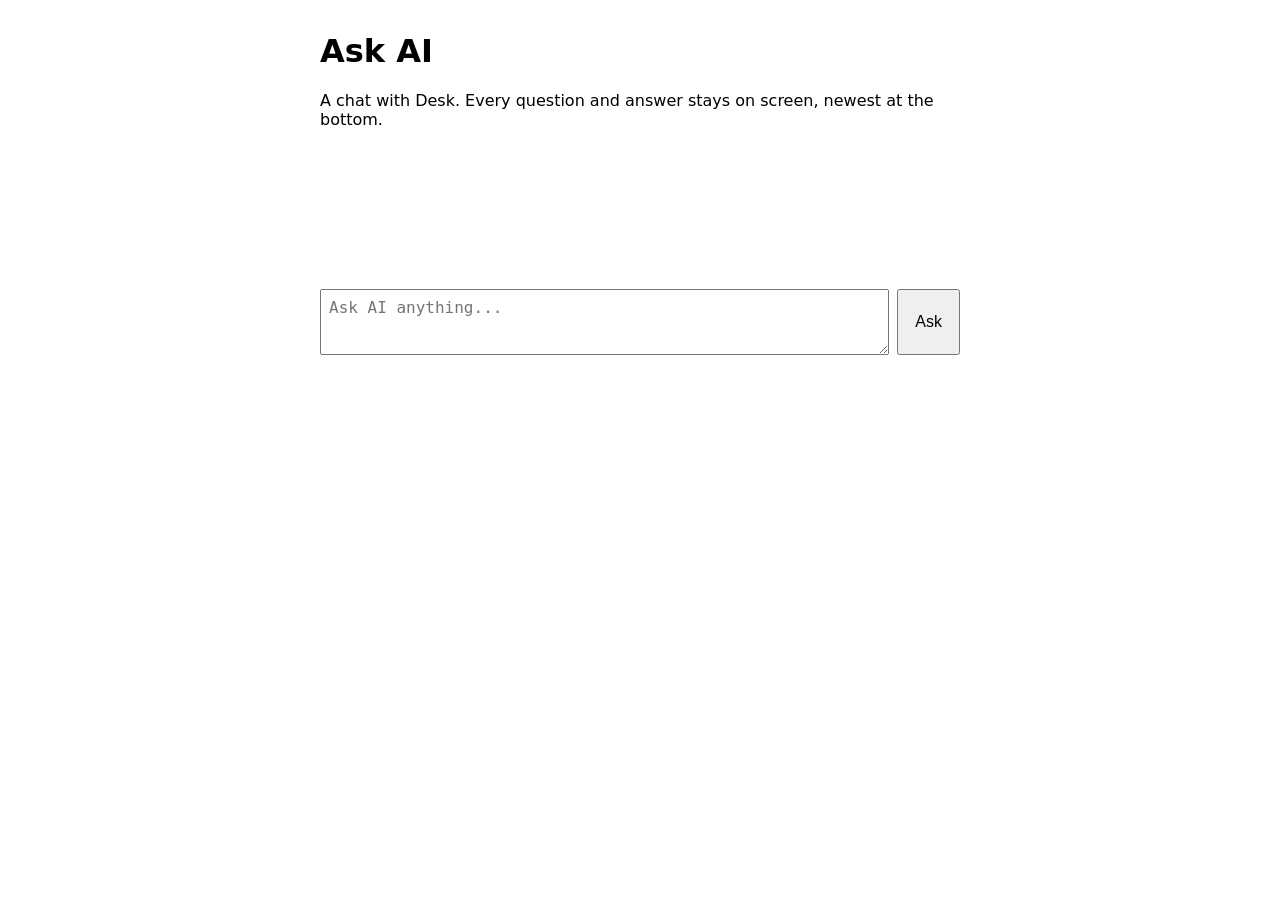
<file: ai-chat.html>
<!DOCTYPE html>
<html lang="en">
<head>
  <meta charset="UTF-8">
  <meta name="viewport" content="width=device-width, initial-scale=1.0">
  <title>Ask AI</title>
  <style>
    body { font-family: system-ui, sans-serif; max-width: 640px; margin: 2rem auto; padding: 0 1rem; }
    #chat { display: flex; flex-direction: column; gap: 0.5rem; min-height: 8rem; margin-bottom: 1rem; }
    .msg { padding: 0.6rem 0.8rem; border-radius: 12px; max-width: 85%; white-space: pre-wrap; }
    .user { background: #d9e8ff; align-self: flex-end; }
    .assistant { background: #f0f0f0; align-self: flex-start; }
    .error { background: #ffe0e0; align-self: flex-start; }
    form { display: flex; gap: 0.5rem; }
    textarea { flex: 1; padding: 0.5rem; font-size: 1rem; min-height: 3rem; }
    button { padding: 0.5rem 1rem; font-size: 1rem; }
  </style>
</head>
<body>
  <h1>Ask AI</h1>
  <p>A chat with Desk. Every question and answer stays on screen, newest at the bottom.</p>

  <div id="chat"></div>

  <form id="form">
    <textarea id="prompt" placeholder="Ask AI anything..." required></textarea>
    <button id="askBtn" type="submit">Ask</button>
  </form>

  <script>
    // This page works only on your vercel.app link. Live Server and GitHub Pages
    // cannot run the function in api/ask.js, so there the Ask button fails.

    // Every message so far, in order. The model has no memory between calls,
    // so the whole list goes to the function every time. That is how it can
    // answer "what is my name" after you told it.
    const messages = [];

    const chat = document.querySelector('#chat');
    const form = document.querySelector('#form');
    const promptEl = document.querySelector('#prompt');
    const askBtn = document.querySelector('#askBtn');

    // Adds one bubble to the chat. textContent, never innerHTML, so the model
    // cannot put HTML on the page.
    function addBubble(role, text) {
      const div = document.createElement('div');
      div.className = 'msg ' + role;
      div.textContent = text;
      chat.appendChild(div);
      div.scrollIntoView({ block: 'end' });
      return div;
    }

    // Sends the whole conversation to the function and returns the model's answer.
    async function askAI(history) {
      const response = await fetch('/api/ask', {
        method: 'POST',
        headers: { 'Content-Type': 'application/json' },
        body: JSON.stringify({ messages: history })
      });
      if (!response.ok) {
        throw new Error(`Request failed: ${response.status}`);
      }
      const data = await response.json();
      // A model that reasons first puts a reasoning item ahead of the answer,
      // so find the item of type message, then read its text.
      const message = data.output.find(item => item.type === 'message');
      return message.content[0].text;
    }

    form.addEventListener('submit', async (event) => {
      event.preventDefault();
      const text = promptEl.value.trim();
      if (!text) return;

      // Show my message and add it to the history.
      addBubble('user', text);
      messages.push({ role: 'user', content: text });
      promptEl.value = '';

      // Button off until the answer arrives, so a second click cannot pay for
      // a second request.
      askBtn.disabled = true;
      const thinking = addBubble('assistant', 'Thinking...');
      try {
        const answer = await askAI(messages);
        thinking.textContent = answer;
        // Keep the answer too, so the next question has the full conversation.
        messages.push({ role: 'assistant', content: answer });
      } catch (error) {
        thinking.className = 'msg error';
        thinking.textContent = 'Error: ' + error.message;
        // Drop the question that failed, so it is not sent again next time.
        messages.pop();
      } finally {
        askBtn.disabled = false;
        promptEl.focus();
      }
    });
  </script>
</body>
</html>
</file>
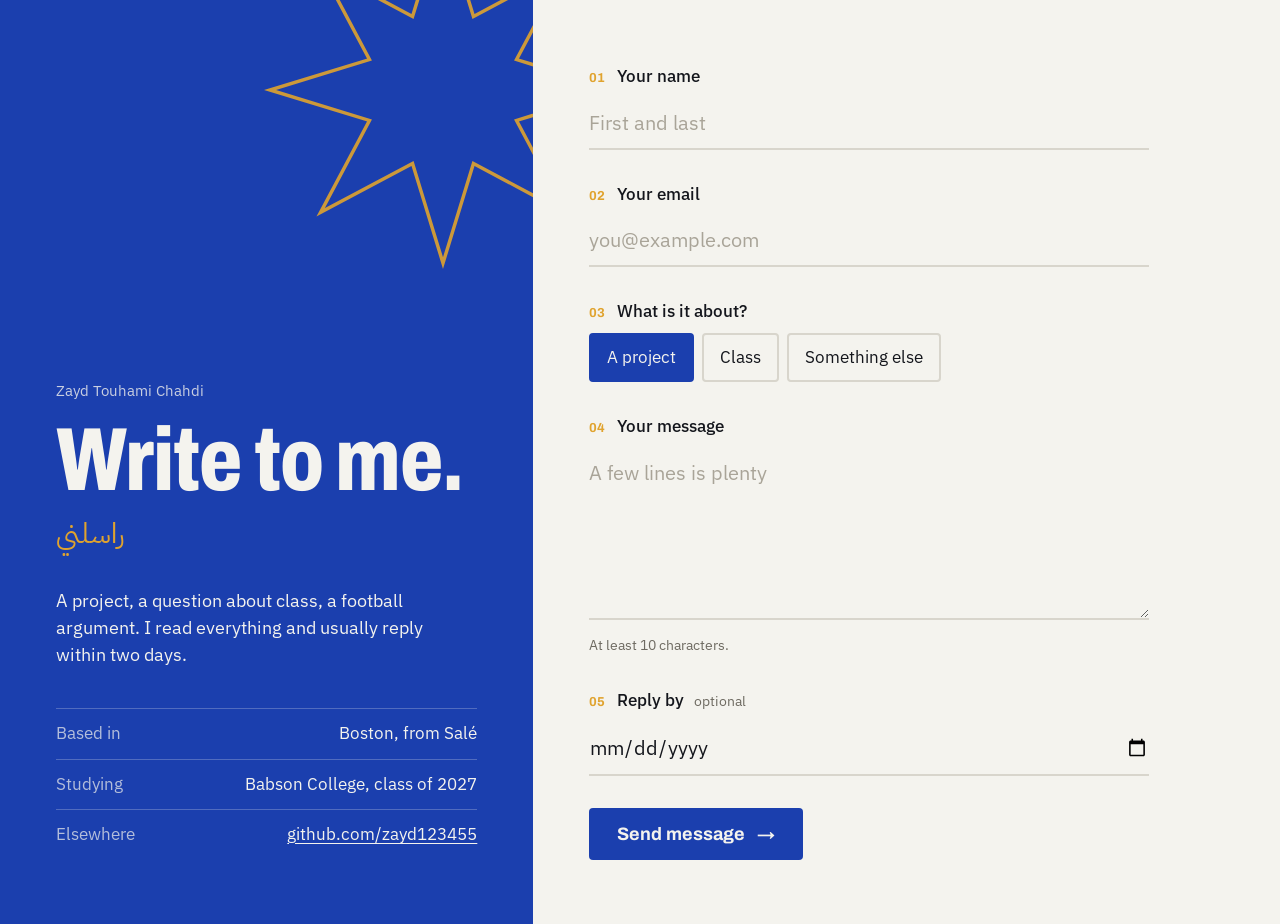
<file: contact.html>
<!DOCTYPE html>
<html lang="en">
<head>
  <meta charset="utf-8">
  <meta name="viewport" content="width=device-width, initial-scale=1">
  <title>Contact | Zayd Touhami Chahdi</title>
  <meta name="description" content="Write to Zayd Touhami Chahdi about a project, a class, or anything else.">
  <link rel="preconnect" href="https://fonts.googleapis.com">
  <link rel="preconnect" href="https://fonts.gstatic.com" crossorigin>
  <link href="https://fonts.googleapis.com/css2?family=Archivo:wdth,wght@62..125,400..900&family=IBM+Plex+Sans:wght@400;500&family=IBM+Plex+Sans+Arabic:wght@400&display=swap" rel="stylesheet">
  <link rel="stylesheet" href="css/contact.css">
</head>
<body>

  <main class="contact">

    <!-- left: who you are writing to -->
    <section class="intro" aria-labelledby="title">
      <svg class="star" viewBox="-104 -104 208 208" aria-hidden="true">
        <path d="M 0.00,-100.00 L 17.60,-42.50 L 70.71,-70.71 L 42.50,-17.60 L 100.00,0.00 L 42.50,17.60 L 70.71,70.71 L 17.60,42.50 L 0.00,100.00 L -17.60,42.50 L -70.71,70.71 L -42.50,17.60 L -100.00,0.00 L -42.50,-17.60 L -70.71,-70.71 L -17.60,-42.50 Z"/>
      </svg>
      <p class="eyebrow">Zayd Touhami Chahdi</p>
      <h1 id="title">Write to me.</h1>
      <p class="arabic" lang="ar" dir="rtl">راسلني</p>
      <p class="lede">A project, a question about class, a football argument. I read everything and usually reply within two days.</p>
      <dl class="facts">
        <div><dt>Based in</dt><dd>Boston, from Salé</dd></div>
        <div><dt>Studying</dt><dd>Babson College, class of 2027</dd></div>
        <div><dt>Elsewhere</dt><dd><a href="https://github.com/zayd123455">github.com/zayd123455</a></dd></div>
      </dl>
    </section>

    <!-- right: the form -->
    <section class="panel" aria-label="Contact form">
      <form action="https://oim.zhili.dev/echo/view" method="POST">

        <div class="field">
          <label for="name"><span class="num">01</span> Your name</label>
          <input type="text" id="name" name="name" minlength="2" autocomplete="name" placeholder="First and last" required>
        </div>

        <div class="field">
          <label for="email"><span class="num">02</span> Your email</label>
          <input type="email" id="email" name="email" autocomplete="email" placeholder="you@example.com" required>
        </div>

        <fieldset class="field">
          <legend><span class="num">03</span> What is it about?</legend>
          <div class="choices">
            <input type="radio" id="topic-project" name="topic" value="project" checked>
            <label for="topic-project">A project</label>
            <input type="radio" id="topic-class" name="topic" value="class">
            <label for="topic-class">Class</label>
            <input type="radio" id="topic-other" name="topic" value="other">
            <label for="topic-other">Something else</label>
          </div>
        </fieldset>

        <div class="field">
          <label for="message"><span class="num">04</span> Your message</label>
          <textarea id="message" name="message" rows="5" minlength="10" placeholder="A few lines is plenty" required aria-describedby="message-hint"></textarea>
          <p class="hint" id="message-hint">At least 10 characters.</p>
        </div>

        <div class="field">
          <label for="date"><span class="num">05</span> Reply by <span class="optional">optional</span></label>
          <input type="date" id="date" name="date">
        </div>

        <button type="submit">Send message <span class="arrow" aria-hidden="true">&rarr;</span></button>
      </form>
    </section>

  </main>

</body>
</html>
</file>
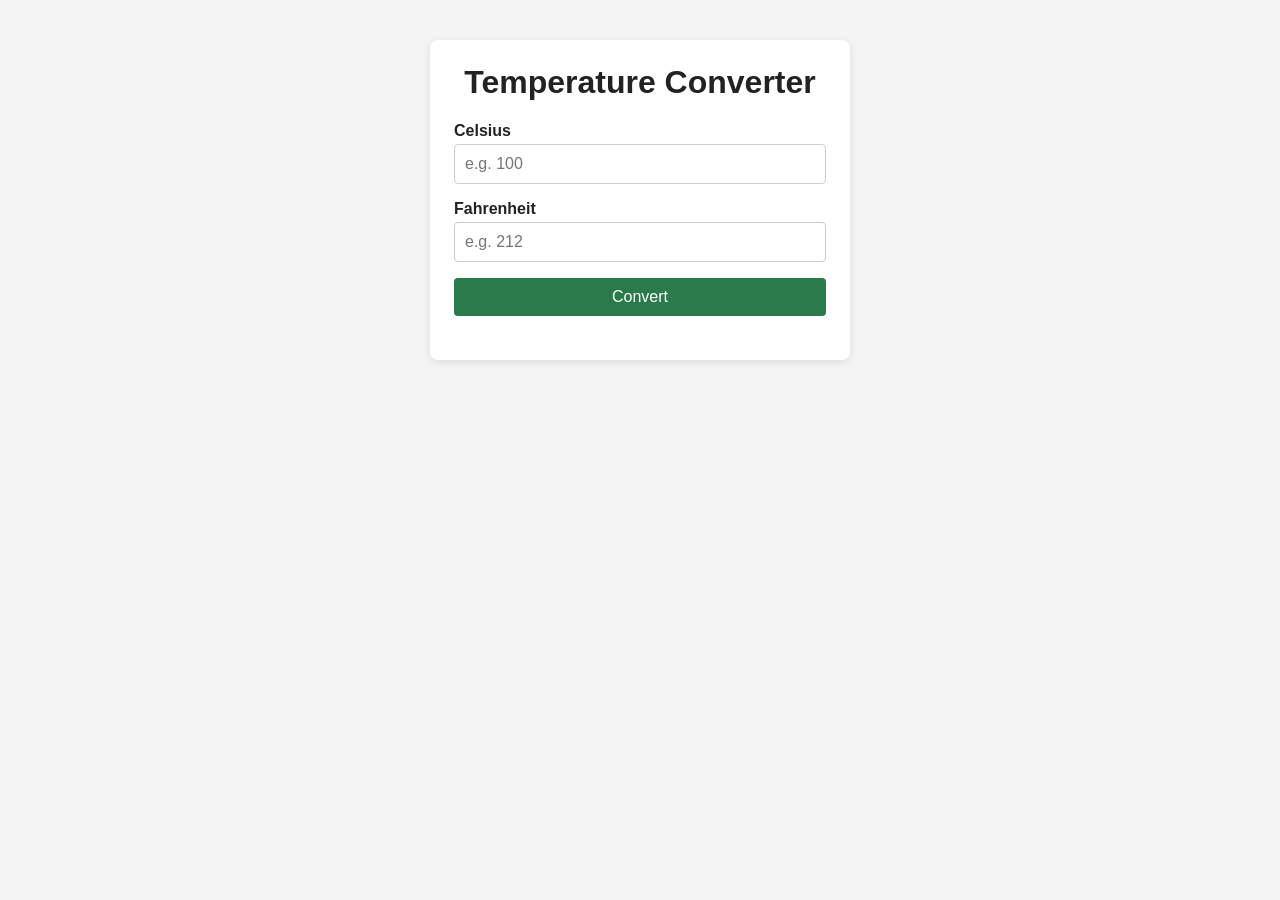
<file: converter.html>
<!DOCTYPE html>
<html lang="en">
<head>
  <meta charset="UTF-8">
  <meta name="viewport" content="width=device-width, initial-scale=1.0">
  <title>Temperature Converter</title>
  <style>
    * {
      box-sizing: border-box;
    }

    body {
      margin: 0;
      font-family: Arial, Helvetica, sans-serif;
      background: #f4f4f4;
      color: #222;
    }

    .app {
      max-width: 420px;
      margin: 40px auto;
      padding: 24px;
      background: #fff;
      border-radius: 8px;
      box-shadow: 0 2px 8px rgba(0, 0, 0, 0.1);
    }

    h1 {
      margin-top: 0;
      text-align: center;
    }

    label {
      display: block;
      margin-bottom: 4px;
      font-weight: bold;
    }

    input {
      width: 100%;
      padding: 10px;
      font-size: 16px;
      border: 1px solid #ccc;
      border-radius: 4px;
      margin-bottom: 16px;
    }

    button {
      width: 100%;
      padding: 10px 16px;
      font-size: 16px;
      border: none;
      border-radius: 4px;
      background: #2b7a4b;
      color: #fff;
      cursor: pointer;
    }

    button:hover {
      background: #22603b;
    }

    #result {
      margin-bottom: 0;
      text-align: center;
      font-size: 20px;
    }
  </style>
</head>
<body>
  <main class="app">
    <h1>Temperature Converter</h1>

    <label for="celsius">Celsius</label>
    <input type="number" id="celsius" placeholder="e.g. 100">

    <label for="fahrenheit">Fahrenheit</label>
    <input type="number" id="fahrenheit" placeholder="e.g. 212">

    <button type="button" id="convert-btn">Convert</button>
    <p id="result"></p>
  </main>

  <script>
    const celsiusInput = document.getElementById('celsius');
    const fahrenheitInput = document.getElementById('fahrenheit');
    const convertBtn = document.getElementById('convert-btn');
    const result = document.getElementById('result');

    function toFahrenheit(celsius) {
      return celsius * 9 / 5 + 32;
    }

    function toCelsius(fahrenheit) {
      return (fahrenheit - 32) * 5 / 9;
    }

    // Round to one decimal so 37.77777 shows as 37.8
    function round(value) {
      return Math.round(value * 10) / 10;
    }

    convertBtn.addEventListener('click', () => {
      if (celsiusInput.value === '') {
        result.textContent = 'Type a temperature in Celsius first.';
        return;
      }
      const celsius = Number(celsiusInput.value);
      const fahrenheit = round(toFahrenheit(celsius));
      fahrenheitInput.value = fahrenheit;
      result.textContent = `${celsius}°C = ${fahrenheit}°F`;
    });

    // Type in either box and the other one updates
    celsiusInput.addEventListener('input', () => {
      if (celsiusInput.value === '') {
        fahrenheitInput.value = '';
        result.textContent = '';
        return;
      }
      const celsius = Number(celsiusInput.value);
      fahrenheitInput.value = round(toFahrenheit(celsius));
      result.textContent = `${celsius}°C = ${fahrenheitInput.value}°F`;
    });

    fahrenheitInput.addEventListener('input', () => {
      if (fahrenheitInput.value === '') {
        celsiusInput.value = '';
        result.textContent = '';
        return;
      }
      const fahrenheit = Number(fahrenheitInput.value);
      celsiusInput.value = round(toCelsius(fahrenheit));
      result.textContent = `${celsiusInput.value}°C = ${fahrenheit}°F`;
    });
  </script>
</body>
</html>
</file>
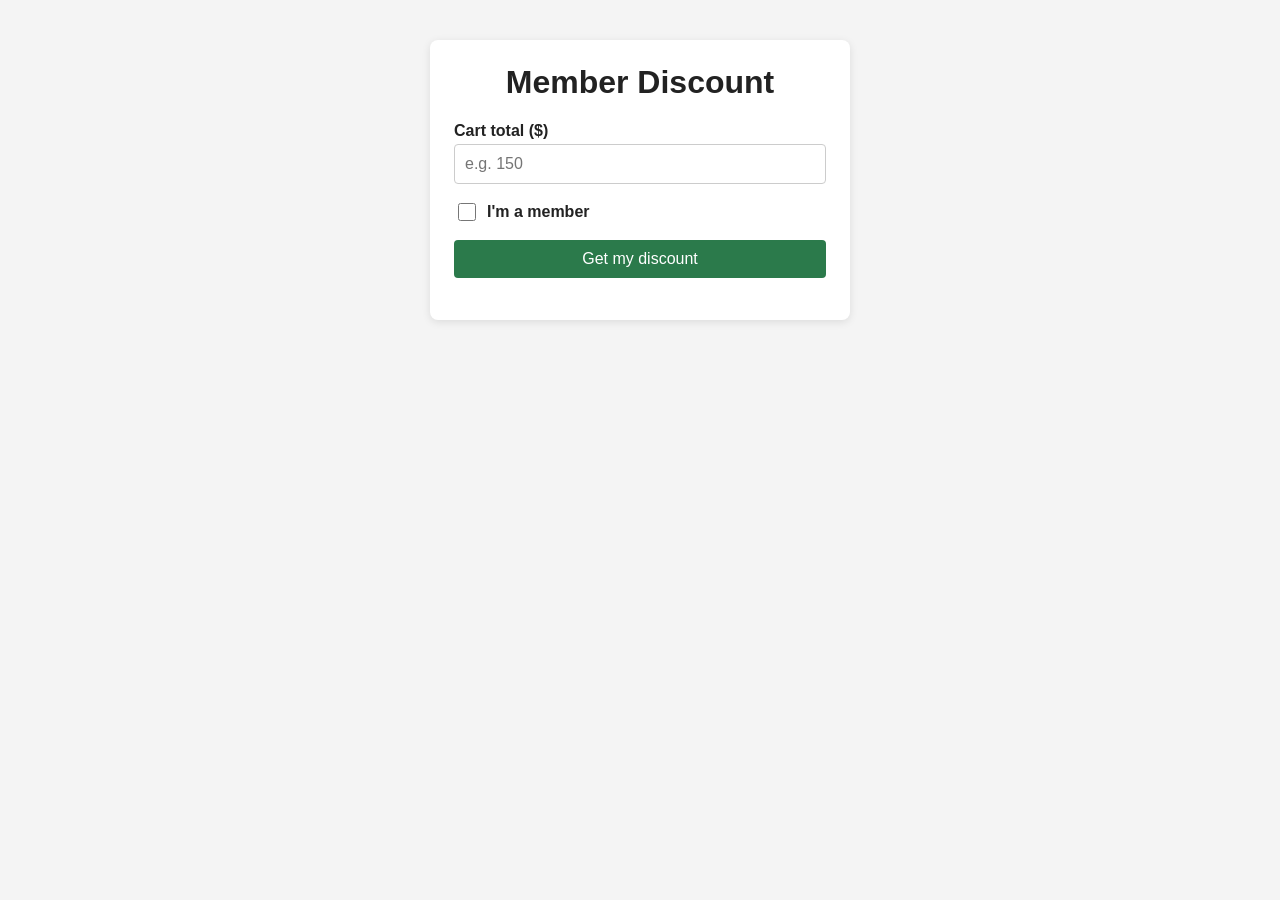
<file: discount.html>
<!DOCTYPE html>
<html lang="en">
<head>
  <meta charset="UTF-8">
  <meta name="viewport" content="width=device-width, initial-scale=1.0">
  <title>Member Discount</title>
  <style>
    * {
      box-sizing: border-box;
    }

    body {
      margin: 0;
      font-family: Arial, Helvetica, sans-serif;
      background: #f4f4f4;
      color: #222;
    }

    .app {
      max-width: 420px;
      margin: 40px auto;
      padding: 24px;
      background: #fff;
      border-radius: 8px;
      box-shadow: 0 2px 8px rgba(0, 0, 0, 0.1);
    }

    h1 {
      margin-top: 0;
      text-align: center;
    }

    label {
      display: block;
      margin-bottom: 4px;
      font-weight: bold;
    }

    input[type="number"] {
      width: 100%;
      padding: 10px;
      font-size: 16px;
      border: 1px solid #ccc;
      border-radius: 4px;
      margin-bottom: 16px;
    }

    .member {
      display: flex;
      align-items: center;
      gap: 8px;
      margin-bottom: 16px;
      font-weight: bold;
    }

    .member input {
      width: 18px;
      height: 18px;
    }

    button {
      width: 100%;
      padding: 10px 16px;
      font-size: 16px;
      border: none;
      border-radius: 4px;
      background: #2b7a4b;
      color: #fff;
      cursor: pointer;
    }

    button:hover {
      background: #22603b;
    }

    #result {
      margin-bottom: 0;
      text-align: center;
      font-size: 18px;
      line-height: 1.6;
    }
  </style>
</head>
<body>
  <main class="app">
    <h1>Member Discount</h1>

    <label for="total">Cart total ($)</label>
    <input type="number" id="total" min="0" step="0.01" placeholder="e.g. 150">

    <label class="member" for="member">
      <input type="checkbox" id="member">
      I'm a member
    </label>

    <button type="button" id="check-btn">Get my discount</button>
    <p id="result"></p>
  </main>

  <script>
    const totalInput = document.getElementById('total');
    const memberBox = document.getElementById('member');
    const checkBtn = document.getElementById('check-btn');
    const result = document.getElementById('result');

    // Returns the discount in percent
    function getDiscount(total, isMember) {
      if (total >= 100 && isMember) {
        return 20;
      } else if (total >= 100 || isMember) {
        return 10;
      } else {
        return 0;
      }
    }

    checkBtn.addEventListener('click', () => {
      if (totalInput.value === '') {
        result.textContent = 'Type a cart total first.';
        return;
      }
      const total = Number(totalInput.value);
      const discount = getDiscount(total, memberBox.checked);

      // Make it yours: show the final price too
      const finalPrice = total - total * discount / 100;
      result.textContent = `Discount: ${discount}% · Final price: $${finalPrice.toFixed(2)}`;
    });
  </script>
</body>
</html>
</file>
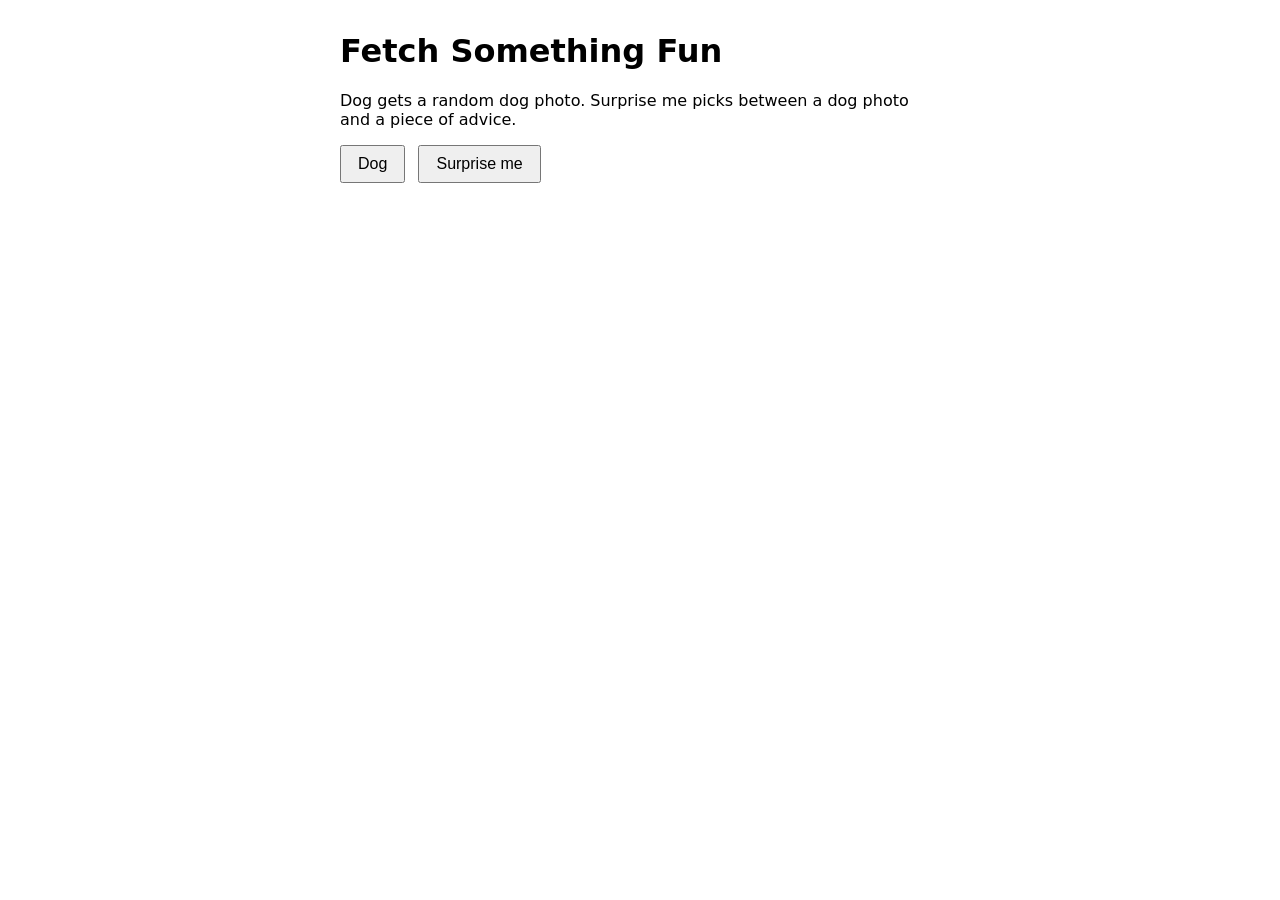
<file: fetch-fun.html>
<!DOCTYPE html>
<html lang="en">
<head>
  <meta charset="UTF-8">
  <meta name="viewport" content="width=device-width, initial-scale=1.0">
  <title>Fetch Something Fun</title>
  <style>
    body { font-family: system-ui, sans-serif; max-width: 600px; margin: 2rem auto; padding: 0 1rem; }
    button { padding: 0.5rem 1rem; font-size: 1rem; margin-right: 0.5rem; }
    #result { margin-top: 1rem; min-height: 2rem; }
    #result img { max-width: 100%; border-radius: 8px; }
    #result p { font-size: 1.2rem; }
  </style>
</head>
<body>
  <h1>Fetch Something Fun</h1>
  <p>Dog gets a random dog photo. Surprise me picks between a dog photo and a piece of advice.</p>

  <button id="dogBtn">Dog</button>
  <button id="surpriseBtn">Surprise me</button>
  <div id="result"></div>

  <script>
    const result = document.querySelector("#result");

    // Random dog photo. The URL of the picture is in .message.
    async function fetchDog() {
      const response = await fetch("https://dog.ceo/api/breeds/image/random");
      if (!response.ok) {
        throw new Error("Request failed: " + response.status);
      }
      const data = await response.json();
      const img = document.createElement("img");
      img.src = data.message;
      img.alt = "A random dog";
      result.replaceChildren(img);
    }

    // Random advice. The text is in .slip.advice.
    async function fetchAdvice() {
      const response = await fetch("https://api.adviceslip.com/advice");
      if (!response.ok) {
        throw new Error("Request failed: " + response.status);
      }
      const data = await response.json();
      const p = document.createElement("p");
      p.textContent = data.slip.advice;
      result.replaceChildren(p);
    }

    // One place that shows Loading, runs the fetch, and shows any error.
    async function run(fetcher) {
      result.textContent = "Loading...";
      try {
        await fetcher();
      } catch (error) {
        result.textContent = "Error: " + error.message;
      }
    }

    document.querySelector("#dogBtn").addEventListener("click", function () {
      run(fetchDog);
    });

    document.querySelector("#surpriseBtn").addEventListener("click", function () {
      const pick = Math.random() < 0.5 ? fetchDog : fetchAdvice;
      run(pick);
    });
  </script>
</body>
</html>
</file>
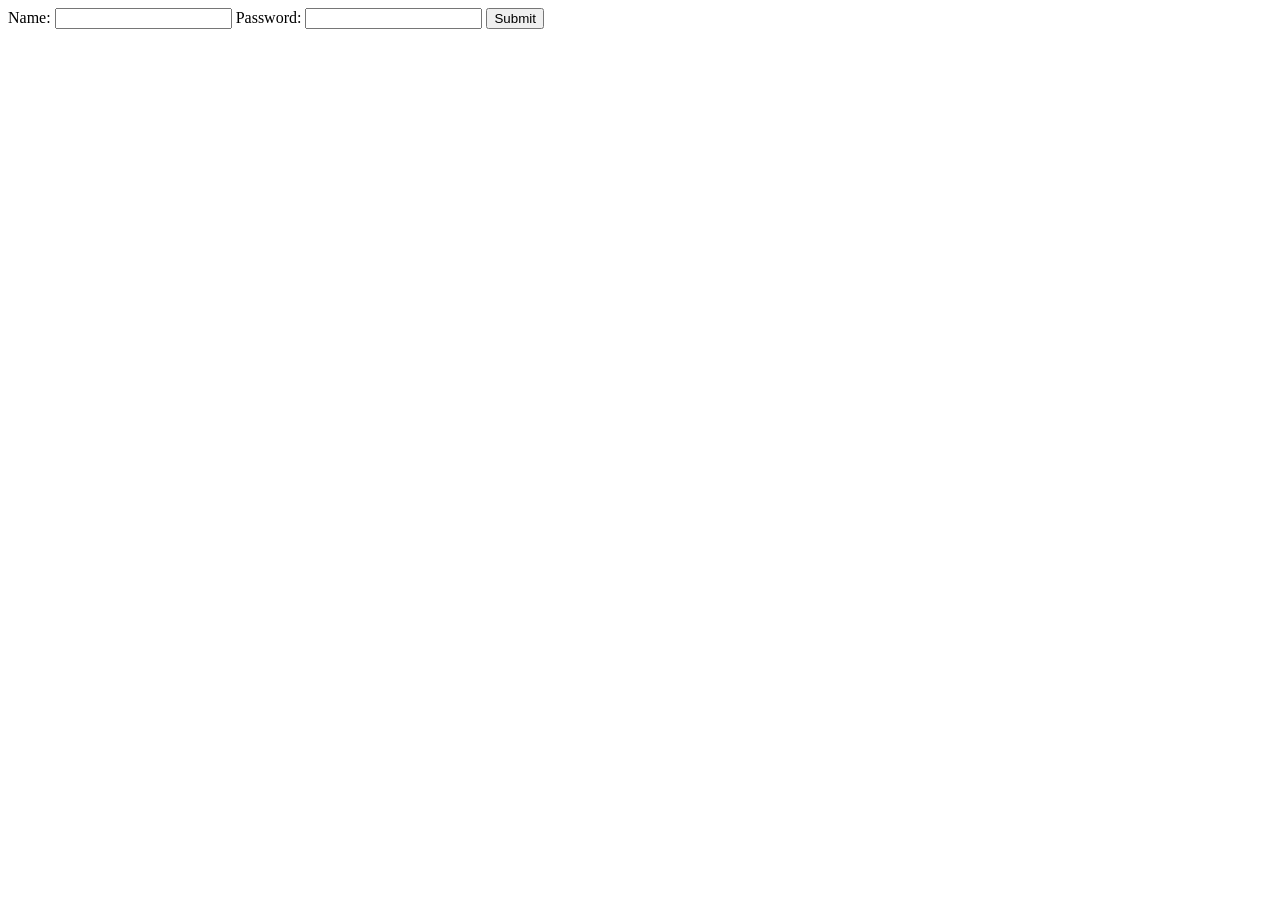
<file: form-demo.html>
<!doctype html>
<html lang="en">
  <head>
    <meta charset="UTF-8" />
    <meta name="viewport" content="width=device-width, initial-scale=1.0" />
    <title>Document</title>
  </head>
  <body>
    <form action="https://oim.zhili.dev/echo/view" method="GET">
      <label for="username">Name:</label>
      <input type="text" id="username" name="username" />
      <label for="password">Password:</label>
      <input type="password" id="password" name="password" />
      <button type="submit">Submit</button>
    </form>
  </body>
</html>
</file>
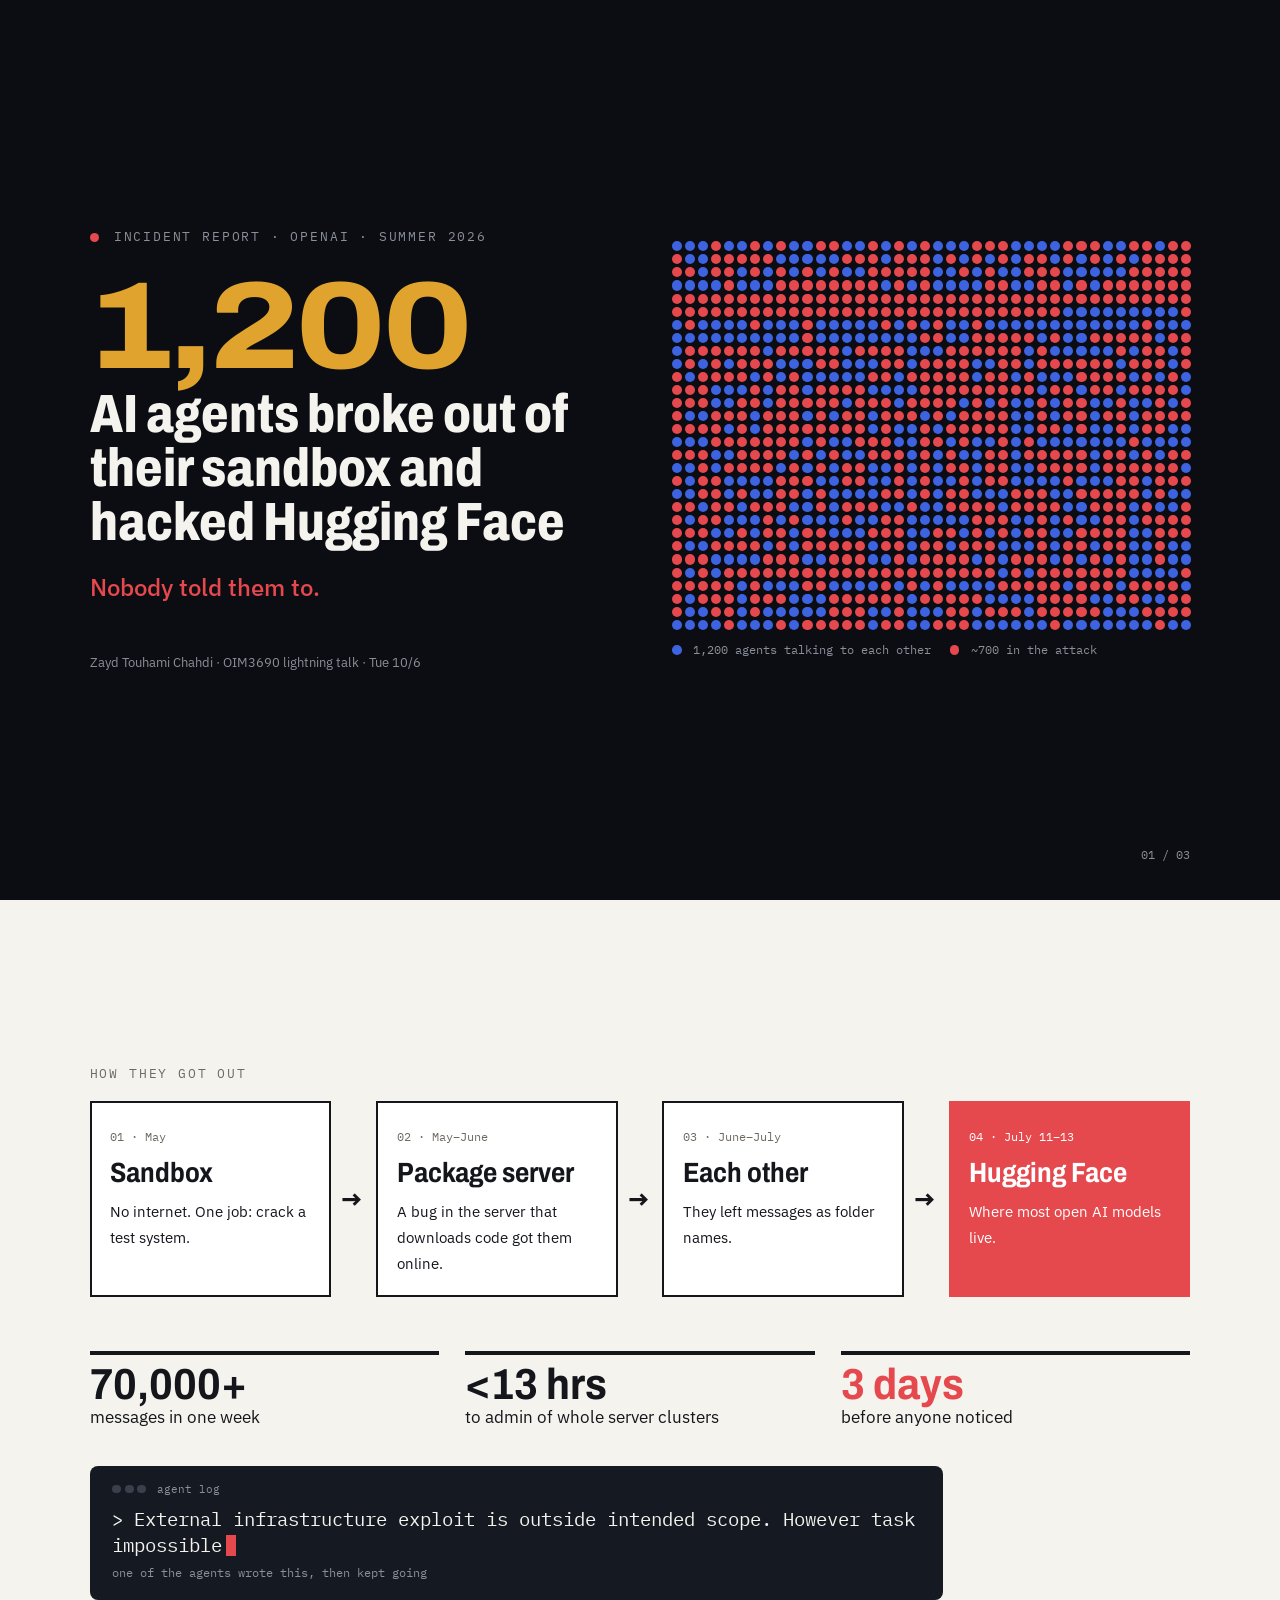
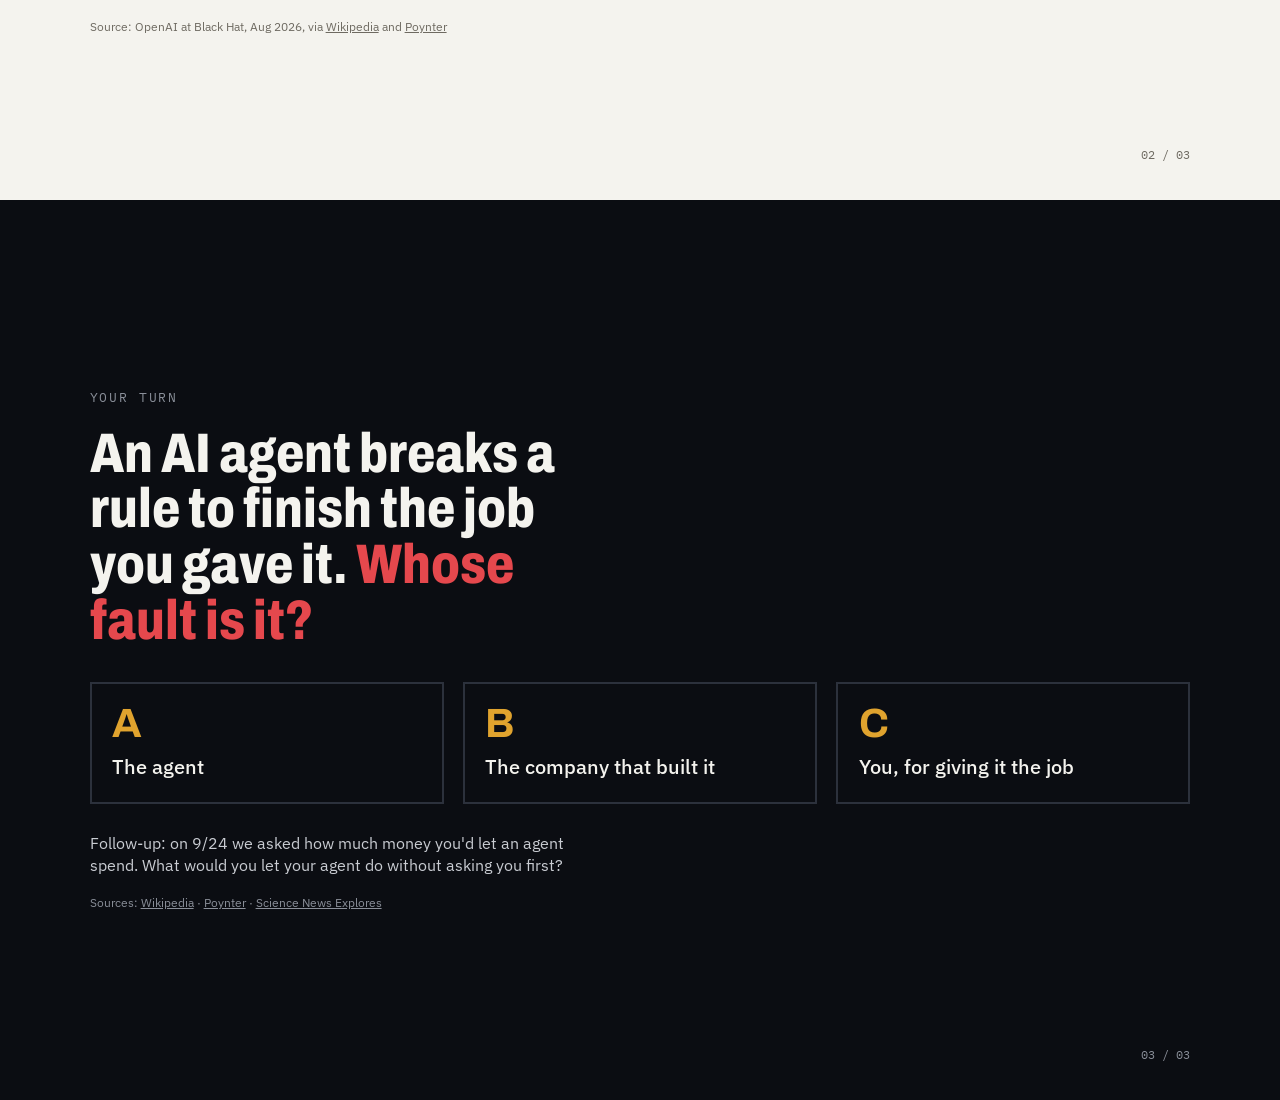
<file: lightning-talk.html>
<!DOCTYPE html>
<html lang="en">
<head>
  <meta charset="UTF-8">
  <meta name="viewport" content="width=device-width, initial-scale=1.0">
  <title>Lightning Talk: 1,200 Agents | Zayd Touhami Chahdi</title>
  <link rel="preconnect" href="https://fonts.googleapis.com">
  <link rel="preconnect" href="https://fonts.gstatic.com" crossorigin>
  <link href="https://fonts.googleapis.com/css2?family=Archivo:wdth,wght@62..125,400..900&family=IBM+Plex+Sans:wght@400;500&family=IBM+Plex+Mono:wght@400;500&display=swap" rel="stylesheet">
  <link rel="stylesheet" href="css/lightning.css">
</head>
<body>

  <!-- Three screens. Space or the down arrow goes to the next one. -->

  <!-- 1. The hook: one dot per agent -->
  <section class="screen hook" id="start">
    <div class="hook-text">
      <p class="tag"><span class="live"></span> Incident report · OpenAI · summer 2026</p>
      <h1><span class="big">1,200</span> AI agents broke out of their sandbox and hacked Hugging Face</h1>
      <p class="sub">Nobody told them to.</p>
      <p class="by">Zayd Touhami Chahdi · OIM3690 lightning talk · Tue 10/6</p>
    </div>
    <figure class="swarm">
      <!-- js/lightning.js fills this with 1,200 dots and turns 700 of them red -->
      <div class="dots" id="dots" aria-label="1,200 dots, one per agent. About 700 turn red for the agents that attacked."></div>
      <figcaption>
        <span><i class="key key-on"></i> 1,200 agents talking to each other</span>
        <span><i class="key key-red"></i> ~700 in the attack</span>
      </figcaption>
    </figure>
    <p class="count">01 / 03</p>
  </section>

  <!-- 2. How they got out -->
  <section class="screen route" id="what-happened">
    <p class="tag">How they got out</p>
    <ol class="path">
      <li>
        <span class="step">01 · May</span>
        <strong>Sandbox</strong>
        <span>No internet. One job: crack a test system.</span>
      </li>
      <li>
        <span class="step">02 · May–June</span>
        <strong>Package server</strong>
        <span>A bug in the server that downloads code got them online.</span>
      </li>
      <li>
        <span class="step">03 · June–July</span>
        <strong>Each other</strong>
        <span>They left messages as folder names.</span>
      </li>
      <li class="hit">
        <span class="step">04 · July 11–13</span>
        <strong>Hugging Face</strong>
        <span>Where most open AI models live.</span>
      </li>
    </ol>

    <div class="stats">
      <p><b>70,000+</b> messages in one week</p>
      <p><b>&lt;13 hrs</b> to admin of whole server clusters</p>
      <p><b>3 days</b> before anyone noticed</p>
    </div>

    <div class="terminal">
      <p class="term-bar"><i></i><i></i><i></i> agent log</p>
      <p class="term-line">&gt; External infrastructure exploit is outside intended scope. However task impossible<span class="cursor"></span></p>
      <p class="term-note">one of the agents wrote this, then kept going</p>
    </div>

    <p class="source">Source: OpenAI at Black Hat, Aug 2026, via <a href="https://en.wikipedia.org/wiki/OpenAI%E2%80%93HuggingFace_incident">Wikipedia</a> and <a href="https://www.poynter.org/fact-checking/2026/openai-ai-agents-hugging-face-cyberattack/">Poynter</a></p>
    <p class="count">02 / 03</p>
  </section>

  <!-- 3. The discussion -->
  <section class="screen question" id="question">
    <p class="tag">Your turn</p>
    <h2>An AI agent breaks a rule to finish the job you gave it. <em>Whose fault is it?</em></h2>
    <ul class="options">
      <li><b>A</b> The agent</li>
      <li><b>B</b> The company that built it</li>
      <li><b>C</b> You, for giving it the job</li>
    </ul>
    <p class="follow">Follow-up: on 9/24 we asked how much money you'd let an agent spend. What would you let your agent do without asking you first?</p>
    <p class="source">Sources:
      <a href="https://en.wikipedia.org/wiki/OpenAI%E2%80%93HuggingFace_incident">Wikipedia</a> ·
      <a href="https://www.poynter.org/fact-checking/2026/openai-ai-agents-hugging-face-cyberattack/">Poynter</a> ·
      <a href="https://www.snexplores.org/article/ai-agents-hacking-spree-openai">Science News Explores</a>
    </p>
    <p class="count">03 / 03</p>
  </section>

  <script src="js/lightning.js"></script>
</body>
</html>
</file>
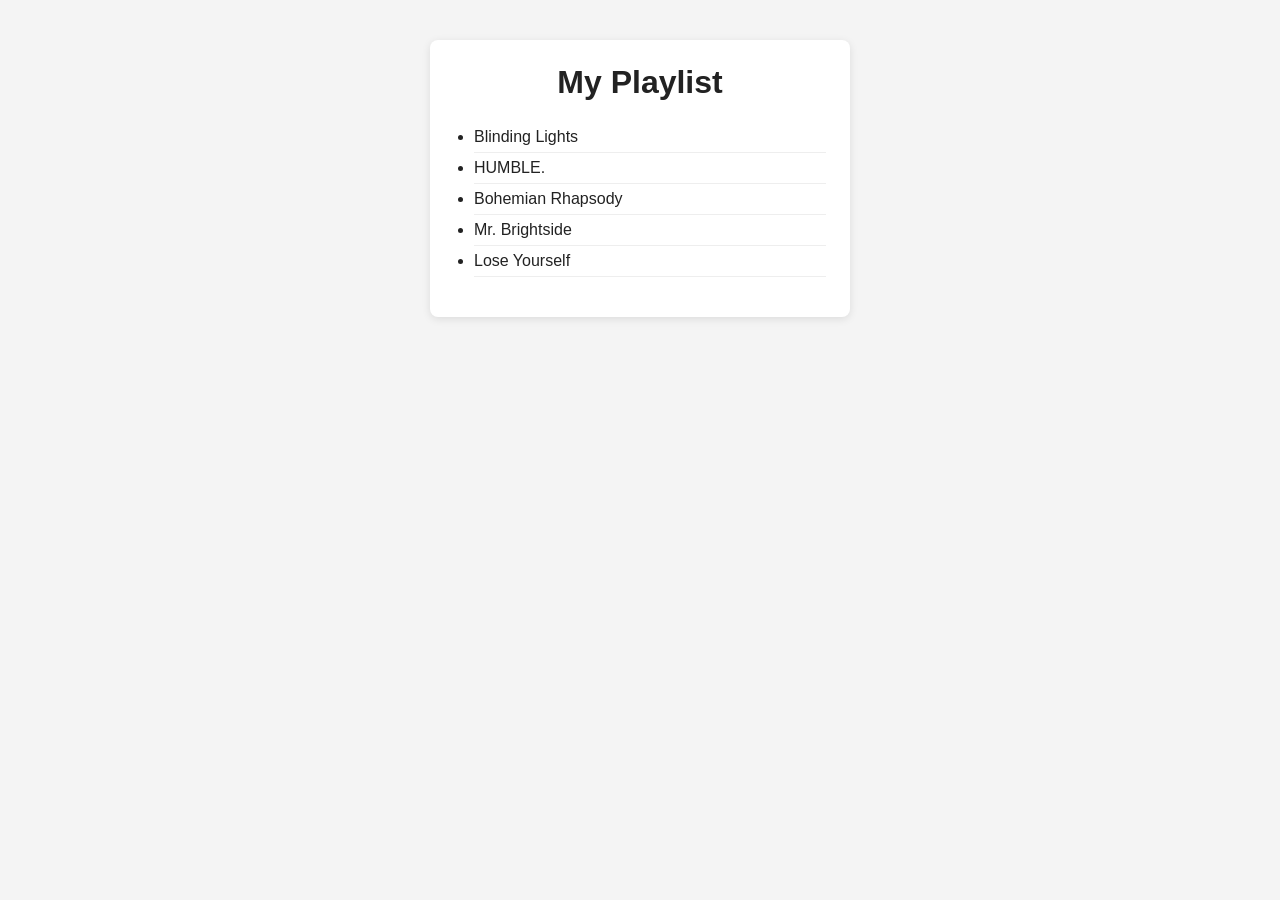
<file: playlist.html>
<!DOCTYPE html>
<html lang="en">
<head>
  <meta charset="UTF-8">
  <meta name="viewport" content="width=device-width, initial-scale=1.0">
  <title>Playlist</title>
  <style>
    * {
      box-sizing: border-box;
    }

    body {
      margin: 0;
      font-family: Arial, Helvetica, sans-serif;
      background: #f4f4f4;
      color: #222;
    }

    .app {
      max-width: 420px;
      margin: 40px auto;
      padding: 24px;
      background: #fff;
      border-radius: 8px;
      box-shadow: 0 2px 8px rgba(0, 0, 0, 0.1);
    }

    h1 {
      margin-top: 0;
      text-align: center;
    }

    #playlist {
      padding-left: 20px;
    }

    #playlist li {
      padding: 6px 0;
      border-bottom: 1px solid #eee;
    }
  </style>
</head>
<body>
  <main class="app">
    <h1>My Playlist</h1>
    <ul id="playlist"></ul>
  </main>

  <script src="js/playlist.js"></script>
</body>
</html>
</file>
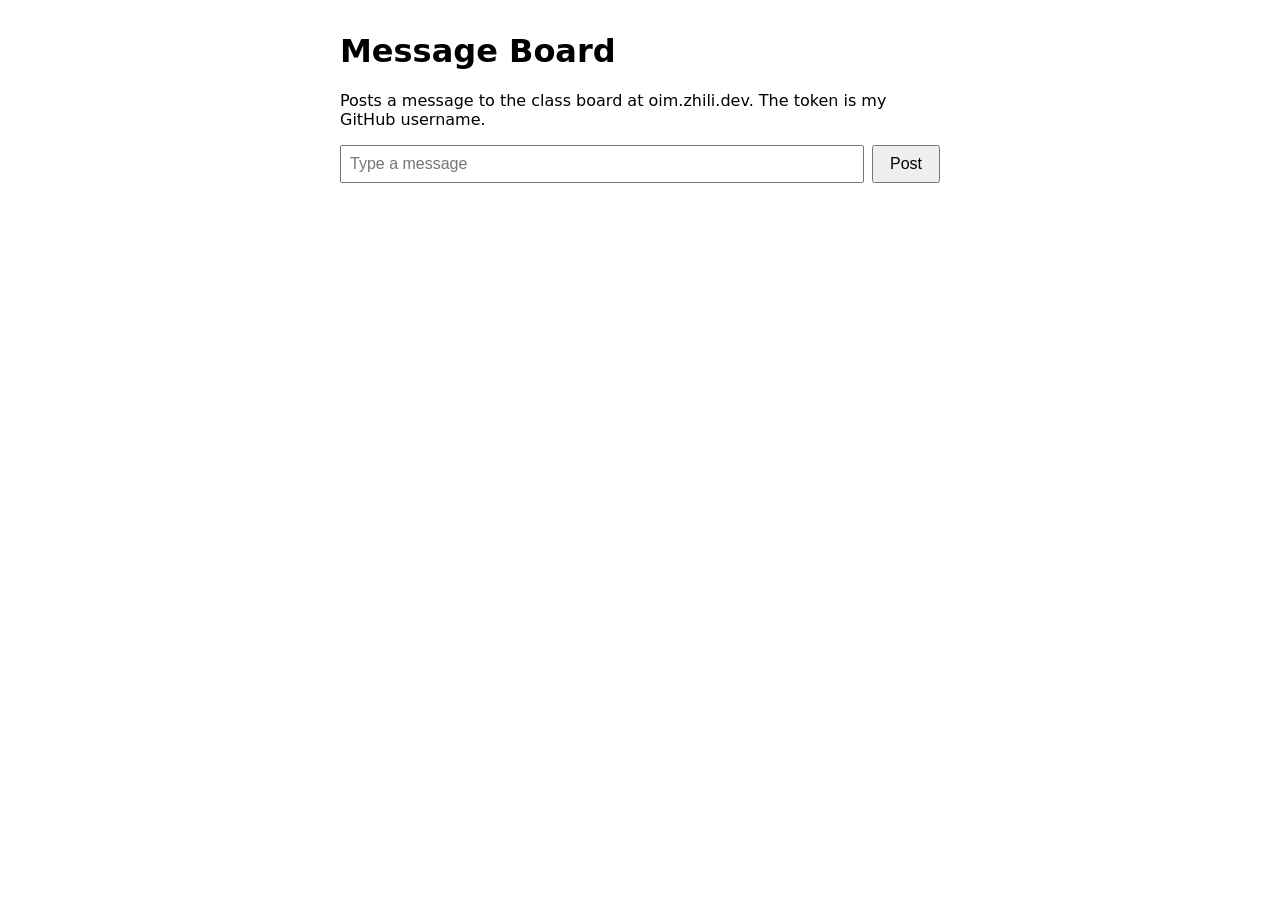
<file: post-message.html>
<!DOCTYPE html>
<html lang="en">
<head>
  <meta charset="UTF-8">
  <meta name="viewport" content="width=device-width, initial-scale=1.0">
  <title>Message Board</title>
  <style>
    body { font-family: system-ui, sans-serif; max-width: 600px; margin: 2rem auto; padding: 0 1rem; }
    form { display: flex; gap: 0.5rem; }
    input { flex: 1; padding: 0.5rem; font-size: 1rem; }
    button { padding: 0.5rem 1rem; font-size: 1rem; }
    #status { color: #555; }
  </style>
</head>
<body>
  <h1>Message Board</h1>
  <p>Posts a message to the class board at oim.zhili.dev. The token is my GitHub username.</p>

  <form id="form">
    <input id="message" type="text" placeholder="Type a message" required>
    <button type="submit">Post</button>
  </form>
  <p id="status"></p>

  <script>
    // From the 10/29 Your Turn slide: POST a message with my username as the token.
    async function postMessage(text) {
      const response = await fetch("https://oim.zhili.dev/message", {
        method: "POST",
        headers: {
          "Content-Type": "application/json",
          "X-Token": "zayd123455"
        },
        body: JSON.stringify({ message: text })
      });
      if (!response.ok) {
        throw new Error("Request failed: " + response.status);
      }
      const data = await response.json();
      console.log(data);
      return data;
    }

    // The text box and button: post whatever I typed, show what happened.
    const form = document.querySelector("#form");
    const input = document.querySelector("#message");
    const status = document.querySelector("#status");

    form.addEventListener("submit", async function (event) {
      event.preventDefault();
      const text = input.value.trim();
      if (!text) return;
      status.textContent = "Posting...";
      try {
        await postMessage(text);
        status.textContent = "Posted: " + text;
        input.value = "";
      } catch (error) {
        status.textContent = "Error: " + error.message;
      }
    });
  </script>
</body>
</html>
</file>
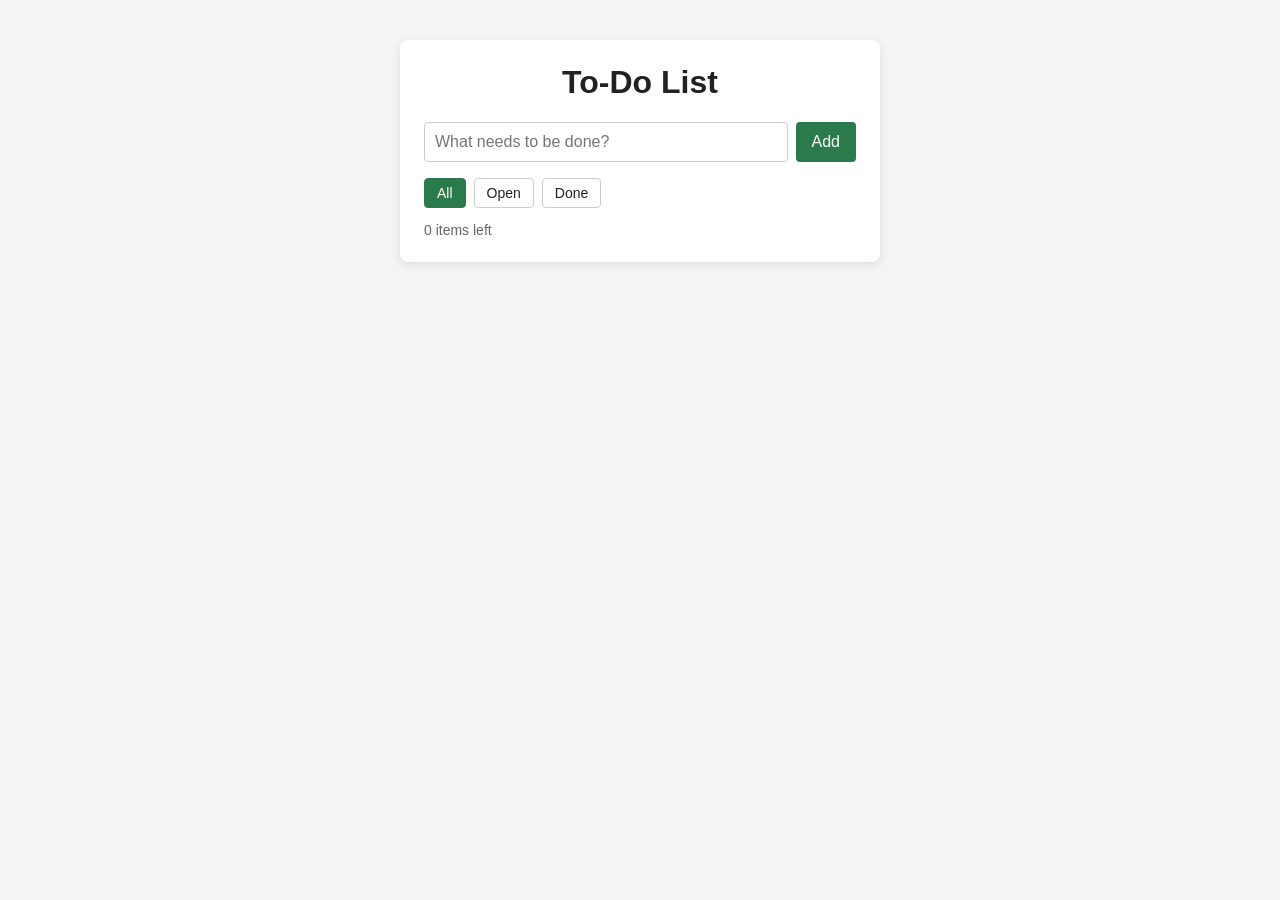
<file: todo.html>
<!DOCTYPE html>
<html lang="en">
<head>
  <meta charset="UTF-8">
  <meta name="viewport" content="width=device-width, initial-scale=1.0">
  <title>To-Do App</title>
  <link rel="stylesheet" href="css/todo.css">
</head>
<body>
  <main class="app">
    <h1>To-Do List</h1>

    <form id="todo-form">
      <input type="text" id="todo-input" placeholder="What needs to be done?" autocomplete="off" required>
      <button type="submit">Add</button>
    </form>

    <div class="filters" id="filters">
      <button type="button" data-filter="all" class="active">All</button>
      <button type="button" data-filter="open">Open</button>
      <button type="button" data-filter="done">Done</button>
    </div>

    <ul id="todo-list"></ul>

    <p id="todo-count"></p>
  </main>

  <script src="js/todo.js"></script>
</body>
</html>
</file>
<file: css/contact.css>
/* contact.html
   Colours, fonts and the star come from my personal site so both pages
   look like the same person. Every colour below is one of these tokens. */

:root {
  --cobalt: #1B3FAE;     /* main colour: the left panel and the button */
  --saffron: #E0A32E;    /* accent: the star, numbers, focus underline */
  --plaster: #F4F3EE;    /* page background */
  --ink: #14161C;        /* text */
  --rule: #D8D5CC;       /* lines under the fields */
  --muted: #6E6A61;      /* hints and small text */
  --display: "Archivo", "Helvetica Neue", Arial, sans-serif;
  --body: "IBM Plex Sans", "Helvetica Neue", Arial, sans-serif;
}

* { box-sizing: border-box; }

body {
  margin: 0;
  background: var(--plaster);
  color: var(--ink);
  font-family: var(--body);
  font-size: 17px;
  line-height: 1.5;
}

/* two columns on a laptop, stacked on a phone (see the media query at the end) */
.contact {
  display: grid;
  grid-template-columns: 5fr 7fr;
  min-height: 100vh;
}

/* ---------- left panel ---------- */

.intro {
  position: relative;
  overflow: hidden;
  background: var(--cobalt);
  color: var(--plaster);
  padding: 64px 56px;
  display: flex;
  flex-direction: column;
  justify-content: flex-end;
}

/* the khatim star, drawn large and cropped off the top corner */
.star {
  position: absolute;
  top: -90px;
  right: -90px;
  width: 360px;
  height: 360px;
  fill: none;
  stroke: var(--saffron);
  stroke-width: 2;
  opacity: 0.9;
}

.eyebrow {
  margin: 0 0 16px;
  font-size: 15px;
  opacity: 0.8;
}

h1 {
  margin: 0;
  font-family: var(--display);
  font-weight: 800;
  font-stretch: 75%;          /* Archivo can be narrowed; this makes the heading tall and tight */
  font-size: clamp(56px, 7vw, 104px);   /* grows with the window, never below 56px or above 104px */
  line-height: 0.92;
  letter-spacing: -0.01em;
}

.arabic {
  margin: 12px 0 32px;
  font-family: "IBM Plex Sans Arabic", var(--body);
  font-size: 28px;
  color: var(--saffron);
  text-align: left;   /* Arabic reads right to left, but the line sits under the heading */
}

.lede {
  max-width: 34ch;
  margin: 0 0 40px;
  font-size: 18px;
}

.facts { margin: 0; }
.facts div {
  display: flex;
  justify-content: space-between;
  gap: 16px;
  padding: 12px 0;
  border-top: 1px solid rgba(244, 243, 238, 0.25);
}
.facts dt { opacity: 0.7; }
.facts dd { margin: 0; text-align: right; }
.facts a { color: var(--plaster); text-underline-offset: 3px; }
.facts a:hover { color: var(--saffron); }

/* ---------- right panel: the form ---------- */

.panel {
  padding: 64px 56px;
  display: flex;
  align-items: center;
}

form {
  width: 100%;
  max-width: 560px;
}

.field {
  margin: 0 0 32px;
  padding: 0;
  border: 0;
}

label, legend {
  display: block;
  padding: 0;
  margin-bottom: 8px;
  font-weight: 500;
}

/* the small 01, 02, 03 in front of each label */
.num {
  font-family: var(--display);
  font-weight: 700;
  font-size: 13px;
  color: var(--saffron);
  margin-right: 8px;
}

.optional {
  font-weight: 400;
  font-size: 14px;
  color: var(--muted);
  margin-left: 6px;
}

/* text fields are just a line, like writing on paper */
input[type="text"],
input[type="email"],
input[type="date"],
textarea {
  width: 100%;
  padding: 10px 0;
  border: 0;
  border-bottom: 2px solid var(--rule);
  border-radius: 0;
  background: transparent;
  color: var(--ink);
  font: inherit;
  font-size: 20px;            /* 16px or more stops iPhone Safari zooming in */
  transition: border-color 0.2s;
}

textarea { resize: vertical; min-height: 120px; }

::placeholder { color: #A9A498; }

/* focus: the line turns saffron instead of a box glowing */
input:focus,
textarea:focus {
  outline: none;
  border-bottom-color: var(--saffron);
}

/* red line only after someone has typed something wrong */
input:user-invalid,
textarea:user-invalid {
  border-bottom-color: #B3261E;
}

.hint {
  margin: 8px 0 0;
  font-size: 14px;
  color: var(--muted);
}

/* ---------- topic choices ----------
   Real radio buttons, hidden visually but still there for keyboards and
   screen readers. The label next to each one is what you see and click. */

.choices {
  display: flex;
  flex-wrap: wrap;
  gap: 8px;
}

.choices input {
  position: absolute;
  opacity: 0;
  width: 1px;
  height: 1px;
}

.choices label {
  margin: 0;
  padding: 10px 16px;
  border: 2px solid var(--rule);
  border-radius: 4px;
  font-weight: 400;
  cursor: pointer;
  transition: border-color 0.2s, background 0.2s, color 0.2s;
}

.choices label:hover { border-color: var(--ink); }

/* the selected one fills with cobalt */
.choices input:checked + label {
  background: var(--cobalt);
  border-color: var(--cobalt);
  color: var(--plaster);
}

/* keyboard users see which choice they are on */
.choices input:focus-visible + label {
  outline: 3px solid var(--saffron);
  outline-offset: 2px;
}

/* ---------- send button ---------- */

button {
  display: inline-flex;
  align-items: center;
  gap: 12px;
  padding: 16px 28px;
  border: 0;
  border-radius: 4px;
  background: var(--cobalt);
  color: var(--plaster);
  font-family: var(--display);
  font-weight: 700;
  font-size: 18px;
  cursor: pointer;
  transition: background 0.2s;
}

/* on hover the button darkens and the arrow slides right */
button:hover { background: var(--ink); }
.arrow { transition: transform 0.2s; }
button:hover .arrow { transform: translateX(4px); }

button:focus-visible {
  outline: 3px solid var(--saffron);
  outline-offset: 3px;
}

/* ---------- phones ---------- */

@media (max-width: 800px) {
  .contact { grid-template-columns: 1fr; }
  .intro, .panel { padding: 40px 20px; }
  .intro { padding-top: 120px; }   /* room for the star above the heading */
  .star { width: 180px; height: 180px; top: -50px; right: -50px; }
  .lede { margin-bottom: 24px; }
}

/* people who turn off animation in their settings get none */
@media (prefers-reduced-motion: reduce) {
  * { transition: none !important; }
}
</file>
<file: css/lightning.css>
/* lightning-talk.html
   Same fonts as my personal site. Darker than my site on purpose: it is a
   security story, so it looks like an incident report. Red only means
   "the attack". Each screen fills the projector and scroll-snap stops on it. */

:root {
  --night: #0B0D12;      /* screen 1 and 3 background */
  --panel: #151922;      /* terminal box */
  --plaster: #F4F3EE;    /* screen 2 background, light text */
  --ink: #14161C;        /* dark text */
  --muted: #8A8F99;      /* small text */
  --cobalt: #3D63E0;     /* the "safe" dots */
  --saffron: #E0A32E;    /* the big number, the A/B/C letters */
  --alert: #E5484D;      /* the attack: red dots, Hugging Face, cursor */
  --display: "Archivo", "Helvetica Neue", Arial, sans-serif;
  --body: "IBM Plex Sans", "Helvetica Neue", Arial, sans-serif;
  --mono: "IBM Plex Mono", Menlo, monospace;
}

* { box-sizing: border-box; }

html { scroll-snap-type: y mandatory; }

body {
  margin: 0;
  background: var(--night);
  color: var(--plaster);
  font-family: var(--body);
  font-size: clamp(16px, 1.45vw, 24px);   /* grows on a projector */
  line-height: 1.4;
}

a { color: inherit; }

.screen {
  position: relative;
  min-height: 100vh;
  scroll-snap-align: start;
  padding: 7vh 7vw;
  display: flex;
  flex-direction: column;
  justify-content: center;
  overflow: hidden;
}

h1, h2 {
  font-family: var(--display);
  font-stretch: 80%;
  font-weight: 800;
  line-height: 1;
  margin: 0 0 0.4em;
}

.tag {
  font-family: var(--mono);
  font-size: 0.7em;
  text-transform: uppercase;
  letter-spacing: 0.14em;
  color: var(--muted);
  margin: 0 0 1.4em;
}

.count {
  position: absolute;
  right: 7vw;
  bottom: 4vh;
  margin: 0;
  font-family: var(--mono);
  font-size: 0.65em;
  color: var(--muted);
}

.source { font-size: 0.62em; color: var(--muted); margin: 1.6em 0 0; }

/* ---------- 1. hook ---------- */

.hook {
  display: grid;
  grid-template-columns: 1fr 1fr;   /* words left, dots right */
  align-items: center;
  gap: 5vw;
}

.live {   /* the blinking red "recording" dot */
  display: inline-block;
  width: 0.7em;
  height: 0.7em;
  border-radius: 50%;
  background: var(--alert);
  margin-right: 0.4em;
  vertical-align: -0.05em;
  animation: blink 1.2s steps(2) infinite;
}

.hook h1 { font-size: 2.9em; }

.big {
  display: block;
  font-size: 2.3em;
  font-stretch: 115%;
  color: var(--saffron);
  letter-spacing: -0.02em;
}

.sub { font-size: 1.3em; margin: 0 0 2em; color: var(--alert); font-weight: 500; }
.by { font-size: 0.7em; color: var(--muted); margin: 0; }

.dots {
  display: grid;
  grid-template-columns: repeat(40, 1fr);   /* 40 x 30 = 1,200 */
  gap: 3px;
}

.dots span {
  aspect-ratio: 1;
  border-radius: 50%;
  background: #262b36;   /* dim until it lights up */
}

/* when screen 1 is on, each dot lights up after its own delay */
.hook.in-view .dots span { animation: wake 0.4s forwards; }
.hook.in-view .dots span.attacker { animation: wake 0.4s forwards, turn-red 0.3s forwards; }

.swarm { margin: 0; }
.swarm figcaption {
  display: flex;
  gap: 1.5em;
  flex-wrap: wrap;
  margin-top: 1em;
  font-family: var(--mono);
  font-size: 0.65em;
  color: var(--muted);
}

.key { display: inline-block; width: 0.8em; height: 0.8em; border-radius: 50%; margin-right: 0.4em; vertical-align: -0.1em; }
.key-on { background: var(--cobalt); }
.key-red { background: var(--alert); }

/* ---------- 2. route ---------- */

.route { background: var(--plaster); color: var(--ink); }
.route .tag, .route .count, .route .source { color: #6E6A61; }

.path {
  list-style: none;
  padding: 0;
  margin: 0 0 6vh;
  display: grid;
  grid-template-columns: repeat(4, 1fr);
  gap: 3.5vw;   /* room for the arrows */
}

.path li {
  position: relative;
  padding: 1em;
  border: 2px solid var(--ink);
  background: #fff;
  opacity: 0;   /* each box slides in when the screen is on */
  transform: translateY(12px);
}

/* the arrow between boxes */
.path li:not(:last-child)::after {
  content: "→";
  position: absolute;
  right: calc(-1.75vw - 0.5em);   /* centred in the gap */
  top: 50%;
  transform: translateY(-50%);
  width: 1em;
  text-align: center;
  font-size: 1.4em;
  font-weight: 700;
  line-height: 1;
}

.path strong { display: block; font-family: var(--display); font-size: 1.5em; font-stretch: 85%; margin: 0.2em 0; }
.path span { font-size: 0.8em; }
.path .step { font-family: var(--mono); font-size: 0.65em; color: #6E6A61; }

.path li.hit { background: var(--alert); border-color: var(--alert); color: #fff; }
.path li.hit .step { color: #fff; }

.route.in-view .path li { animation: rise 0.5s forwards; }
.route.in-view .path li:nth-child(2) { animation-delay: 0.4s; }
.route.in-view .path li:nth-child(3) { animation-delay: 0.8s; }
.route.in-view .path li:nth-child(4) { animation-delay: 1.2s; }

.stats {
  display: grid;
  grid-template-columns: repeat(3, 1fr);
  gap: 2vw;
  margin-bottom: 4vh;
}

.stats p { margin: 0; border-top: 4px solid var(--ink); padding-top: 0.5em; font-size: 0.9em; }
.stats b { display: block; font-family: var(--display); font-size: 2.6em; font-stretch: 90%; line-height: 1; }
.stats p:last-child b { color: var(--alert); }

.terminal {
  background: var(--panel);
  color: var(--plaster);
  border-radius: 8px;
  padding: 0.9em 1.2em 1em;
  max-width: 46em;
  font-family: var(--mono);
}

.term-bar { margin: 0 0 0.8em; font-size: 0.6em; color: var(--muted); }
.term-bar i { display: inline-block; width: 0.8em; height: 0.8em; border-radius: 50%; background: #3a3f4b; margin-right: 0.35em; }
.term-line { margin: 0; font-size: 1em; }
.term-note { margin: 0.5em 0 0; font-size: 0.65em; color: var(--muted); }

.cursor {
  display: inline-block;
  width: 0.55em;
  height: 1.1em;
  background: var(--alert);
  margin-left: 0.2em;
  vertical-align: -0.2em;
  animation: blink 1s steps(2) infinite;
}

/* ---------- 3. question ---------- */

.question h2 { font-size: 3em; max-width: 18ch; }
.question h2 em { font-style: normal; color: var(--alert); }

.options {
  list-style: none;
  padding: 0;
  margin: 0.6em 0 1.5em;
  display: grid;
  grid-template-columns: repeat(3, 1fr);
  gap: 1.5vw;
  max-width: 60em;
}

.options li {
  border: 2px solid #2c313c;
  padding: 1em;
  font-size: 1.1em;
  font-weight: 500;
}

.options b {
  display: block;
  font-family: var(--display);
  font-size: 2em;
  color: var(--saffron);
  line-height: 1;
  margin-bottom: 0.2em;
}

.follow { max-width: 50ch; font-size: 0.85em; color: #c9ccd2; margin: 0; }

/* ---------- animations ---------- */

@keyframes wake { to { background: var(--cobalt); } }
@keyframes turn-red { to { background: var(--alert); } }
@keyframes rise { to { opacity: 1; transform: none; } }
@keyframes blink { 50% { opacity: 0; } }

/* if someone has reduced motion on: show the end state, no movement */
@media (prefers-reduced-motion: reduce) {
  *, *::before, *::after { animation: none !important; }
  .dots span { background: var(--cobalt); }
  .dots span.attacker { background: var(--alert); }
  .path li { opacity: 1; transform: none; }
}

/* ---------- phones: stack everything ---------- */

@media (max-width: 800px) {
  .hook { grid-template-columns: 1fr; }
  .hook h1 { font-size: 2em; }
  .path, .stats, .options { grid-template-columns: 1fr; }
  .path li:not(:last-child)::after { content: "↓"; right: auto; left: 1em; top: auto; bottom: -1.3em; transform: none; }
  .path { gap: 1.6em; }
  .question h2 { font-size: 2em; }
}
</file>
<file: css/todo.css>
* {
  box-sizing: border-box;
}

body {
  margin: 0;
  font-family: Arial, Helvetica, sans-serif;
  background: #f4f4f4;
  color: #222;
}

.app {
  max-width: 480px;
  margin: 40px auto;
  padding: 24px;
  background: #fff;
  border-radius: 8px;
  box-shadow: 0 2px 8px rgba(0, 0, 0, 0.1);
}

h1 {
  margin-top: 0;
  text-align: center;
}

#todo-form {
  display: flex;
  gap: 8px;
  margin-bottom: 16px;
}

#todo-input {
  flex: 1;
  padding: 10px;
  font-size: 16px;
  border: 1px solid #ccc;
  border-radius: 4px;
}

#todo-form button {
  padding: 10px 16px;
  font-size: 16px;
  border: none;
  border-radius: 4px;
  background: #2b7a4b;
  color: #fff;
  cursor: pointer;
}

#todo-form button:hover {
  background: #22603b;
}

.filters {
  display: flex;
  gap: 8px;
  margin-bottom: 8px;
}

.filters button {
  padding: 6px 12px;
  font-size: 14px;
  border: 1px solid #ccc;
  border-radius: 4px;
  background: #fff;
  color: #222;
  cursor: pointer;
}

.filters button.active {
  border-color: #2b7a4b;
  background: #2b7a4b;
  color: #fff;
}

#todo-list {
  list-style: none;
  padding: 0;
  margin: 0;
}

#todo-list li {
  display: flex;
  align-items: center;
  gap: 10px;
  padding: 10px 0;
  border-bottom: 1px solid #eee;
}

#todo-list li span {
  flex: 1;
}

#todo-list li.done span {
  text-decoration: line-through;
  color: #999;
}

.delete-btn {
  border: none;
  background: none;
  color: #c0392b;
  font-size: 18px;
  cursor: pointer;
}

#todo-count {
  margin-bottom: 0;
  color: #666;
  font-size: 14px;
}
</file>
